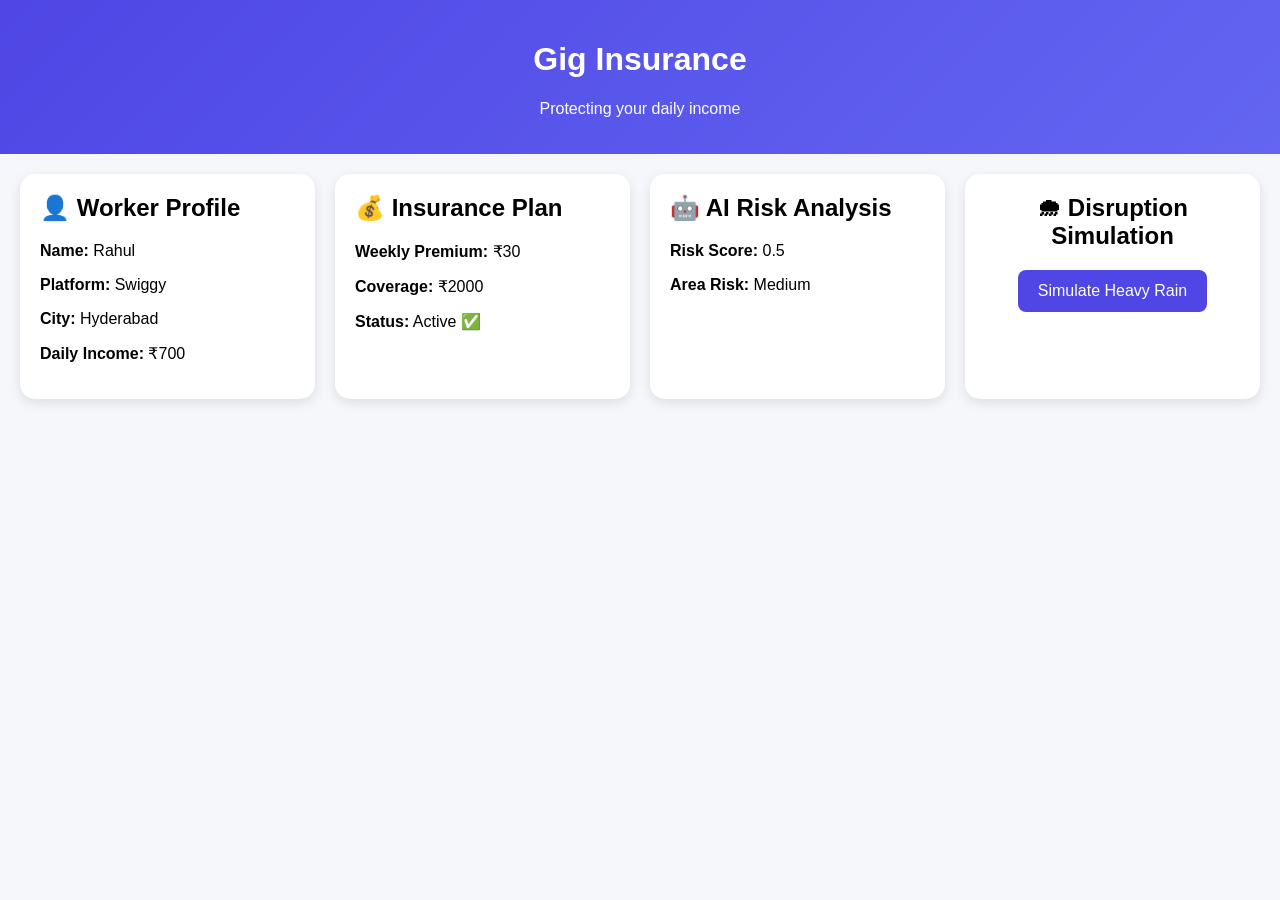
<file: frontend/index.html>
<!DOCTYPE html>
<html lang="en">
<head>
  <meta charset="UTF-8">
  <title>Gig Insurance Dashboard</title>
  <link rel="stylesheet" href="style.css">
</head>
<body>

<header>
  <h1> Gig Insurance</h1>
  <p>Protecting your daily income</p>
</header>

<div class="container">

  <!-- Worker Info -->
  <div class="card">
    <h2>👤 Worker Profile</h2>
    <p><strong>Name:</strong> Rahul</p>
    <p><strong>Platform:</strong> Swiggy</p>
    <p><strong>City:</strong> Hyderabad</p>
    <p><strong>Daily Income:</strong> ₹700</p>
  </div>

  <!-- Insurance Plan -->
  <div class="card">
    <h2>💰 Insurance Plan</h2>
    <p><strong>Weekly Premium:</strong> ₹30</p>
    <p><strong>Coverage:</strong> ₹2000</p>
    <p><strong>Status:</strong> Active ✅</p>
  </div>

  <!-- Risk + AI -->
  <div class="card">
    <h2>🤖 AI Risk Analysis</h2>
    <p><strong>Risk Score:</strong> 0.5</p>
    <p><strong>Area Risk:</strong> Medium</p>
  </div>

  <!-- Trigger -->
  <div class="card action">
    <h2>🌧 Disruption Simulation</h2>
    <button onclick="triggerRain()">Simulate Heavy Rain</button>
    <p id="result"></p>
  </div>

</div>

</body>
<script src="script.js"></script>
</html>
</file>
<file: frontend/style.css>
body {
  font-family: 'Segoe UI', sans-serif;
  background: #f5f7fa;
  margin: 0;
  padding: 0;
}

header {
  background: linear-gradient(135deg, #4f46e5, #6366f1);
  color: white;
  text-align: center;
  padding: 20px;
}

.container {
  display: grid;
  grid-template-columns: repeat(auto-fit, minmax(250px, 1fr));
  gap: 20px;
  padding: 20px;
}

.card {
  background: white;
  padding: 20px;
  border-radius: 15px;
  box-shadow: 0 4px 12px rgba(0,0,0,0.1);
}

.card h2 {
  margin-top: 0;
}

.action {
  text-align: center;
}

button {
  padding: 12px 20px;
  border: none;
  background: #4f46e5;
  color: white;
  font-size: 16px;
  border-radius: 8px;
  cursor: pointer;
}

button:hover {
  background: #4338ca;
}

#result {
  margin-top: 15px;
  font-weight: bold;
  color: green;
}
</file>
